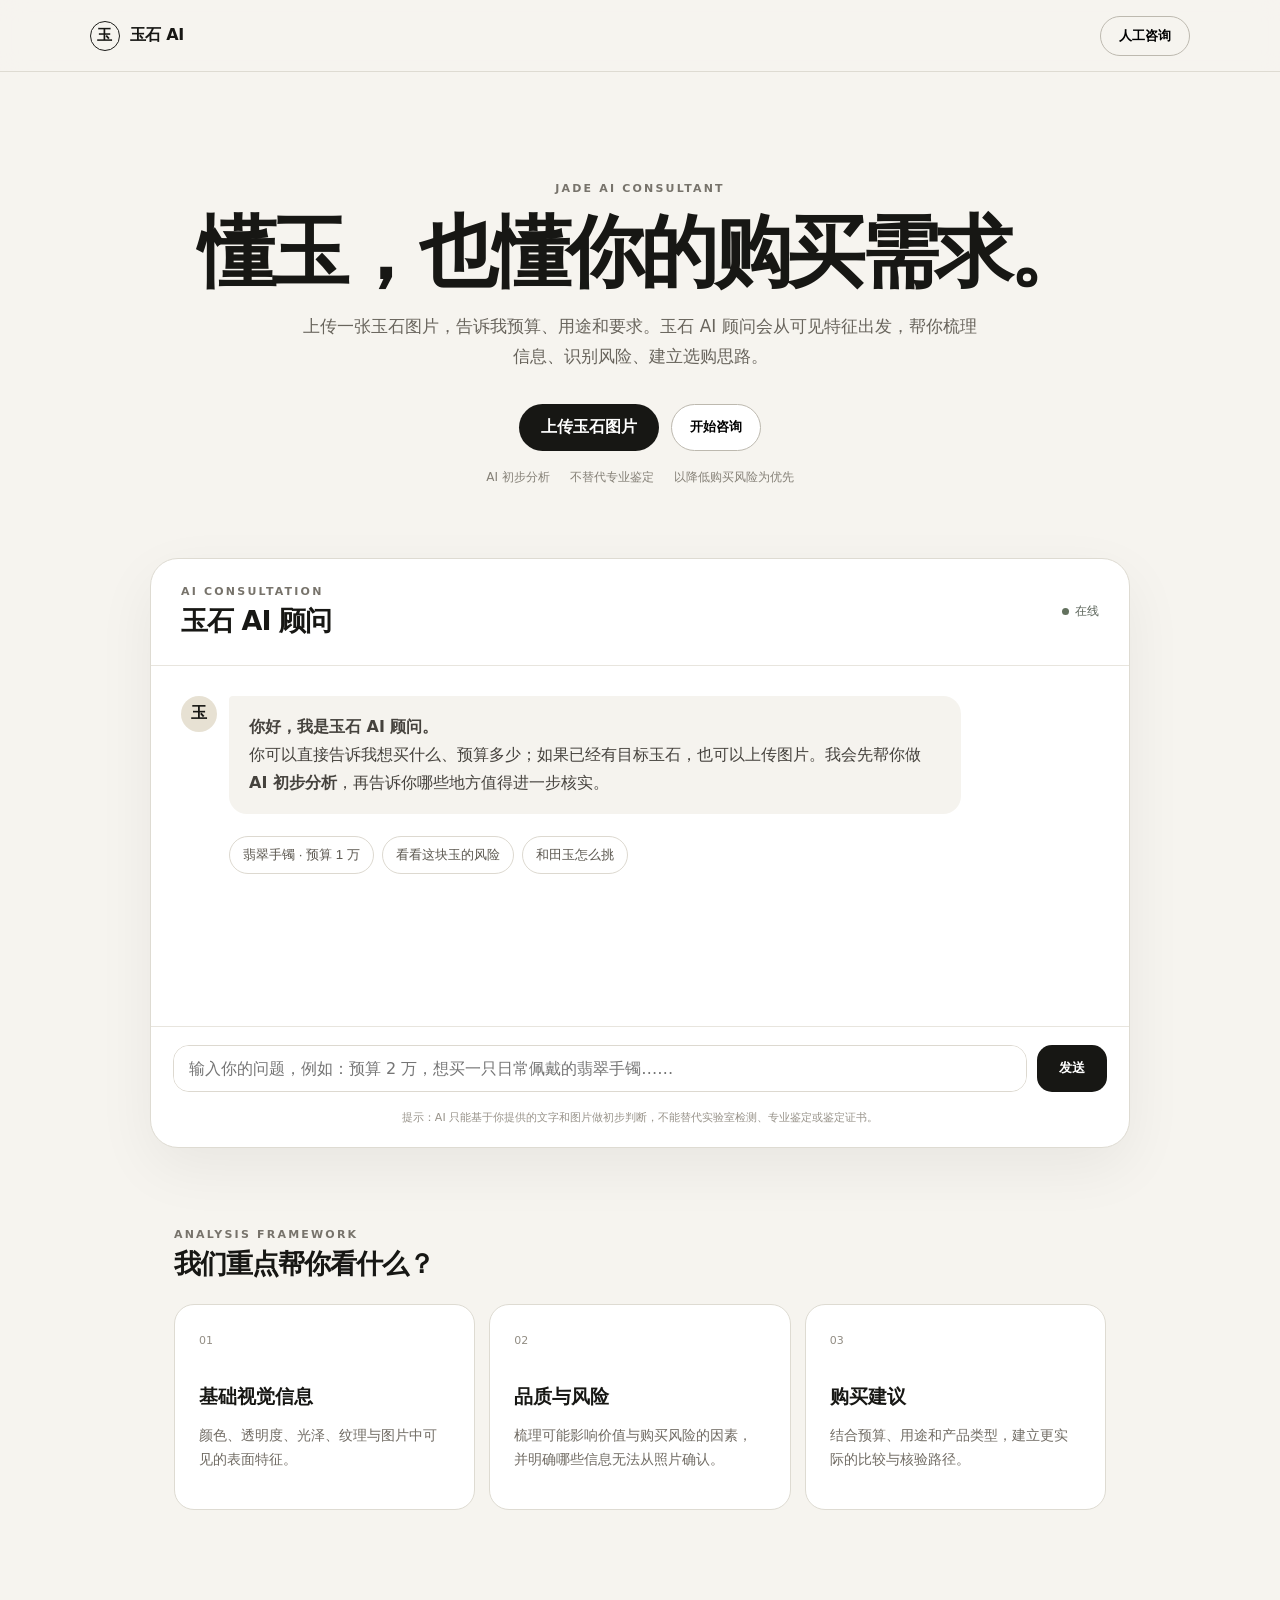
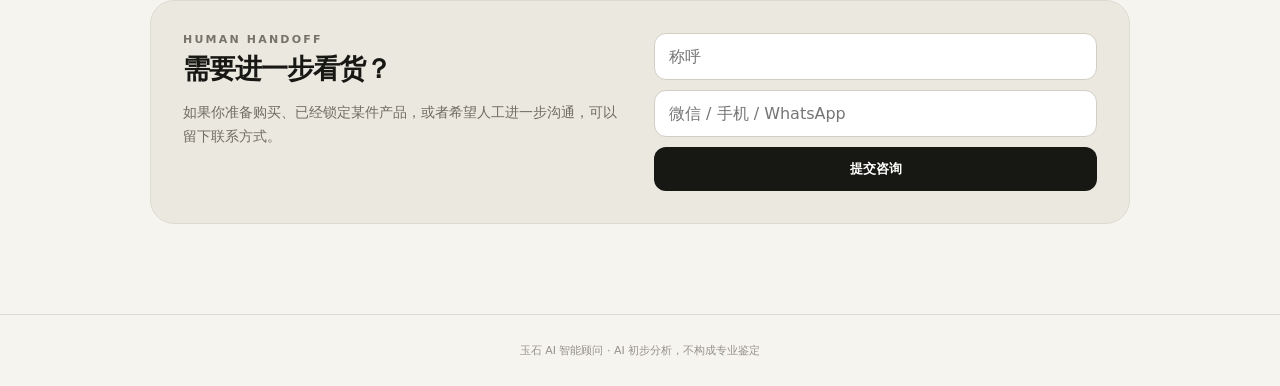
<file: web/index.html>
<!doctype html>
<html lang="zh-CN">
<head>
  <meta charset="UTF-8" />
  <meta name="viewport" content="width=device-width, initial-scale=1.0" />
  <meta name="description" content="玉石 AI 智能顾问：图片初步分析、选购建议与购买风险提示。" />
  <title>玉石 AI 智能顾问</title>
  <link rel="stylesheet" href="./styles.css" />
</head>
<body>
  <header class="nav">
    <div class="brand"><span class="brand-mark">玉</span><span>玉石 AI</span></div>
    <button class="ghost-btn" id="humanBtn">人工咨询</button>
  </header>

  <main>
    <section class="hero">
      <div class="eyebrow">JADE AI CONSULTANT</div>
      <h1>懂玉，也懂你的购买需求。</h1>
      <p class="hero-copy">上传一张玉石图片，告诉我预算、用途和要求。玉石 AI 顾问会从可见特征出发，帮你梳理信息、识别风险、建立选购思路。</p>
      <div class="hero-actions">
        <label class="upload-btn" for="imageInput">上传玉石图片</label>
        <input id="imageInput" type="file" accept="image/*" hidden />
        <button class="secondary-btn" id="startBtn">开始咨询</button>
      </div>
      <div class="trust-row"><span>AI 初步分析</span><span>不替代专业鉴定</span><span>以降低购买风险为优先</span></div>
    </section>

    <section class="consultant" id="consultant">
      <div class="section-head"><div><div class="eyebrow">AI CONSULTATION</div><h2>玉石 AI 顾问</h2></div><span class="status"><i></i>在线</span></div>
      <div class="chat" id="chat">
        <div class="message assistant"><div class="avatar">玉</div><div class="bubble"><strong>你好，我是玉石 AI 顾问。</strong><br/>你可以直接告诉我想买什么、预算多少；如果已经有目标玉石，也可以上传图片。我会先帮你做<strong> AI 初步分析</strong>，再告诉你哪些地方值得进一步核实。</div></div>
        <div class="quick"><button data-q="我想买一只翡翠手镯，预算 1 万元">翡翠手镯 · 预算 1 万</button><button data-q="帮我看看这块玉有没有明显风险">看看这块玉的风险</button><button data-q="和田玉应该怎么挑？">和田玉怎么挑</button></div>
      </div>
      <div class="composer"><textarea id="input" rows="1" placeholder="输入你的问题，例如：预算 2 万，想买一只日常佩戴的翡翠手镯……"></textarea><button id="sendBtn">发送</button></div>
      <div class="disclaimer">提示：AI 只能基于你提供的文字和图片做初步判断，不能替代实验室检测、专业鉴定或鉴定证书。</div>
    </section>

    <section class="analysis" id="analysis">
      <div class="eyebrow">ANALYSIS FRAMEWORK</div><h2>我们重点帮你看什么？</h2>
      <div class="cards">
        <article><span>01</span><h3>基础视觉信息</h3><p>颜色、透明度、光泽、纹理与图片中可见的表面特征。</p></article>
        <article><span>02</span><h3>品质与风险</h3><p>梳理可能影响价值与购买风险的因素，并明确哪些信息无法从照片确认。</p></article>
        <article><span>03</span><h3>购买建议</h3><p>结合预算、用途和产品类型，建立更实际的比较与核验路径。</p></article>
      </div>
    </section>

    <section class="lead" id="lead">
      <div><div class="eyebrow">HUMAN HANDOFF</div><h2>需要进一步看货？</h2><p>如果你准备购买、已经锁定某件产品，或者希望人工进一步沟通，可以留下联系方式。</p></div>
      <form id="leadForm"><input id="name" placeholder="称呼" /><input id="contact" placeholder="微信 / 手机 / WhatsApp" required /><button type="submit">提交咨询</button></form>
      <div class="success" id="success">已收到你的咨询信息。人工顾问会进一步联系你。</div>
    </section>
  </main>

  <footer>玉石 AI 智能顾问 · AI 初步分析，不构成专业鉴定</footer>
  <script src="./app.js"></script>
</body>
</html>
</file>
<file: web/styles.css>
*{box-sizing:border-box}html{scroll-behavior:smooth}body{margin:0;background:#f6f4ef;color:#171714;font-family:Inter,ui-sans-serif,system-ui,-apple-system,BlinkMacSystemFont,"Segoe UI","PingFang SC","Microsoft YaHei",sans-serif}.nav{height:72px;padding:0 7vw;display:flex;align-items:center;justify-content:space-between;border-bottom:1px solid #dedbd2;background:rgba(246,244,239,.92);position:sticky;top:0;z-index:10;backdrop-filter:blur(12px)}.brand{display:flex;align-items:center;gap:10px;font-weight:750;letter-spacing:-.02em}.brand-mark{display:grid;place-items:center;width:30px;height:30px;border:1px solid #1c1c19;border-radius:50%;font-size:15px}.ghost-btn,.secondary-btn{border:1px solid #bdb9af;background:transparent;border-radius:999px;padding:10px 18px;font-weight:650;cursor:pointer}.hero{max-width:980px;margin:0 auto;padding:110px 24px 72px;text-align:center}.eyebrow{font-size:11px;letter-spacing:.2em;font-weight:800;color:#77736b}.hero h1{font-size:clamp(42px,7vw,78px);line-height:1.02;letter-spacing:-.055em;margin:18px 0}.hero-copy{max-width:680px;margin:0 auto;color:#68645c;font-size:17px;line-height:1.8}.hero-actions{display:flex;justify-content:center;gap:12px;margin:32px 0 18px}.upload-btn,.composer button,.lead button{display:inline-flex;align-items:center;justify-content:center;border:0;background:#171714;color:#fff;border-radius:999px;padding:13px 22px;font-weight:700;cursor:pointer}.secondary-btn{background:#fff}.trust-row{display:flex;justify-content:center;gap:20px;flex-wrap:wrap;color:#858077;font-size:12px}.consultant{max-width:980px;margin:0 auto 80px;background:#fff;border:1px solid #dedbd2;border-radius:28px;overflow:hidden;box-shadow:0 20px 60px rgba(25,24,20,.06)}.section-head{padding:26px 30px;border-bottom:1px solid #e8e5de;display:flex;align-items:center;justify-content:space-between}.section-head h2,.analysis h2,.lead h2{margin:5px 0 0;font-size:27px;letter-spacing:-.035em}.status{font-size:12px;color:#5c655b}.status i{display:inline-block;width:7px;height:7px;background:#63715e;border-radius:50%;margin-right:6px}.chat{min-height:360px;padding:30px}.message{display:flex;gap:12px;max-width:780px}.avatar{flex:0 0 36px;width:36px;height:36px;border-radius:50%;background:#e7e1d3;display:grid;place-items:center;font-weight:800}.bubble{background:#f5f3ee;border-radius:4px 18px 18px 18px;padding:17px 20px;line-height:1.75;color:#45423d}.quick{display:flex;gap:8px;flex-wrap:wrap;margin:22px 0 0 48px}.quick button{background:#fff;border:1px solid #ddd9d0;border-radius:999px;padding:9px 13px;color:#5b574f;cursor:pointer}.composer{display:flex;gap:10px;padding:18px 22px;border-top:1px solid #e8e5de}.composer textarea{flex:1;resize:none;border:1px solid #ddd9d0;border-radius:16px;padding:13px 15px;font:inherit;outline:none}.composer textarea:focus{border-color:#9d998f}.composer button{border-radius:15px;padding:0 22px}.disclaimer{padding:0 24px 22px;text-align:center;color:#98938a;font-size:11px}.analysis{max-width:980px;margin:0 auto 90px;padding:0 24px}.cards{display:grid;grid-template-columns:repeat(3,1fr);gap:14px;margin-top:22px}.cards article{background:#fff;border:1px solid #dedbd2;border-radius:20px;padding:24px;min-height:190px}.cards span{font-size:11px;color:#928d84}.cards h3{margin:36px 0 8px}.cards p,.lead p{color:#706b63;line-height:1.7;font-size:14px}.lead{max-width:980px;margin:0 auto 90px;padding:32px;border:1px solid #dedbd2;border-radius:24px;background:#ebe8df;display:grid;grid-template-columns:1fr 1fr;gap:28px}.lead form{display:flex;flex-direction:column;gap:10px}.lead input{border:1px solid #d2cec4;border-radius:12px;padding:13px 14px;background:#fff;font:inherit}.lead button{border-radius:12px}.success{display:none;grid-column:1/-1;font-size:13px}.success.show{display:block}footer{text-align:center;padding:28px;color:#969188;border-top:1px solid #dedbd2;font-size:11px}@media(max-width:700px){.nav{padding:0 20px}.hero{padding:75px 20px 55px}.hero-actions{flex-direction:column}.consultant{margin:0 12px 60px;border-radius:20px}.cards{grid-template-columns:1fr}.lead{margin:0 12px 60px;grid-template-columns:1fr;padding:24px}.quick{margin-left:0}.composer{padding:14px}.composer button{padding:0 15px}}
</file>
